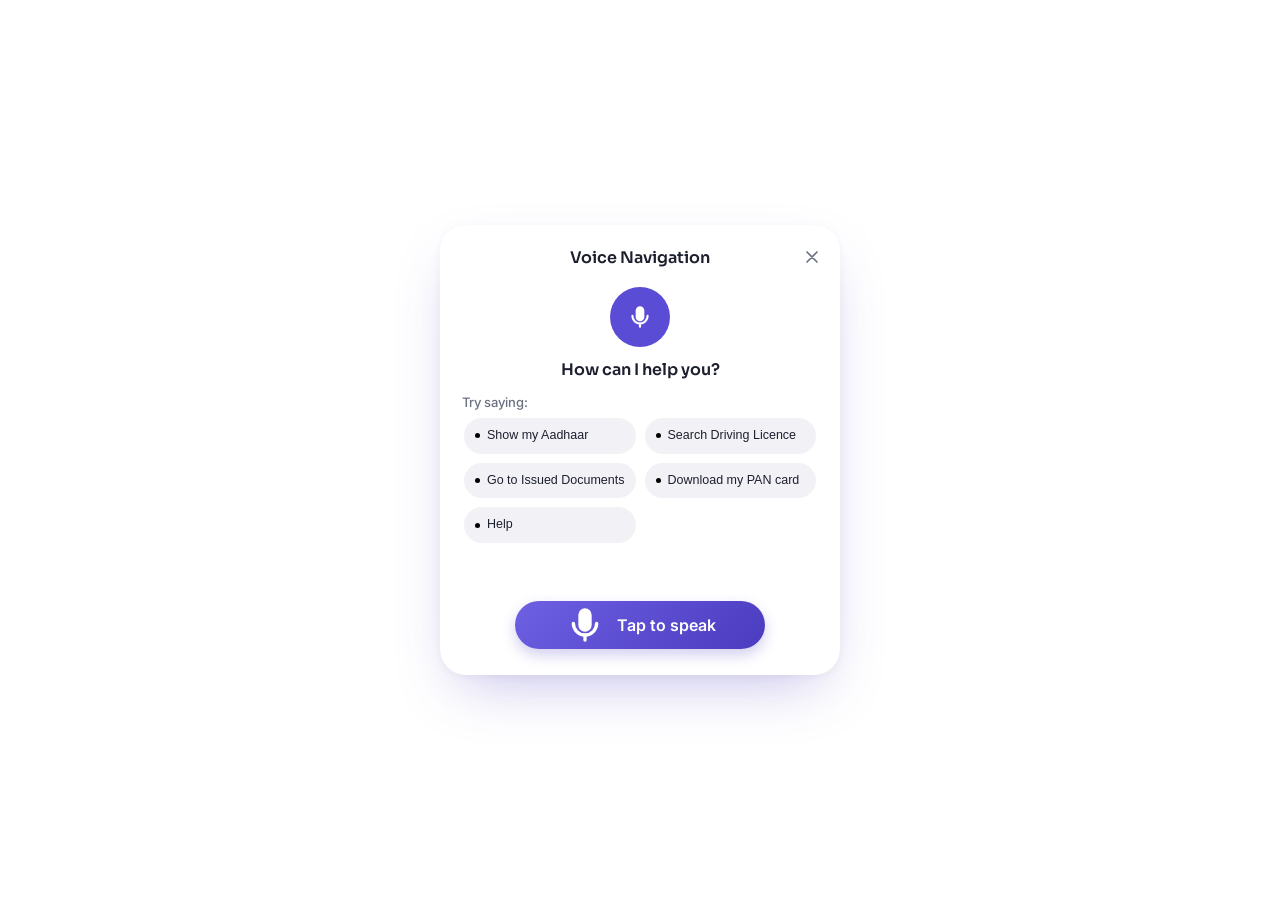
<file: voice-ui/index.html>
<!DOCTYPE html>
<html lang="en">
<head>
<meta charset="UTF-8">
<meta name="viewport" content="width=device-width, initial-scale=1.0">
<title>Voice Navigation</title>
<link rel="preconnect" href="https://fonts.googleapis.com">
<link rel="preconnect" href="https://fonts.gstatic.com" crossorigin>
<link href="https://fonts.googleapis.com/css2?family=Sora:wght@500;600;700&family=Inter:wght@400;500;600&display=swap" rel="stylesheet">
<link rel="stylesheet" href="style.css">
</head>
<body class="flex items-center justify-center py-40px min-h-100vh">
<div class="stage">
  <div class="card relative w-full bg-white rounded-26px shadow-lg min-h-392px" id="card">

    <!-- IDLE -->
<div class="panel flex-col items-center text-center" id="panel-idle">
  <div class="card-header w-full flex items-center justify-center mb-16px">
    <span class="card-title font-600-19px">Voice Navigation</span>
    <button class="close-btn border-0 bg-transparent cursor-pointer p-0" aria-label="Close" id="closeBtn">
      <svg viewBox="0 0 24 24" fill="black" stroke="currentColor" stroke-width="2" stroke-linecap="round" stroke-linejoin="round" class="w-20px h-20px text-ink-500">
        <path d="M18 6 6 18M6 6l12 12"/>
      </svg>
    </button>
  </div>
  <div class="flex-center rounded-full bg-purple-600 w-72px h-72px mb-16px" aria-hidden="true">
    <svg viewBox="0 0 24 24" fill="none" stroke="white" stroke-width="2" stroke-linecap="round" stroke-linejoin="round" class="mic-icon">
      <path d="M12 15a3 3 0 0 0 3-3V6a3 3 0 0 0-6 0v6a3 3 0 0 0 3 3Z"/>
      <path d="M19 11a7 7 0 0 1-14 0"/><path d="M12 18v3"/>
    </svg>
  </div>

  <h2 class="heading font-600-16px m-0-0-18px">How can I help you?</h2>

  <span class="try-label font-13px font-weight-500 text-ink-500 mb-10px">Try saying:</span>
  <div class="chip-grid w-full grid grid-cols-2 gap-9px mb-20px" id="chipGrid">
    <button class="chip flex items-center gap-7px p-11px border-0 rounded-full-lg font-12-5px font-weight-500 text-ink-900 text-left cursor-pointer transition-all line-height-1-25" data-command="Show my Aadhaar">
     <svg width="8" height="8" viewBox="0 0 8 8"><circle cx="4" cy="4" r="4" fill="black"/></svg>Show my Aadhaar</button>
    <button class="chip flex items-center gap-7px p-11px border-0 rounded-full-lg font-12-5px font-weight-500 text-ink-900 text-left cursor-pointer transition-all line-height-1-25" data-command="Search Driving Licence">
      <svg width="8" height="8" viewBox="0 0 8 8"><circle cx="4" cy="4" r="4" fill="black"/></svg>Search Driving Licence </button>
    <button class="chip flex items-center gap-7px p-11px border-0 rounded-full-lg font-12-5px font-weight-500 text-ink-900 text-left cursor-pointer transition-all line-height-1-25" data-command="Go to Issued Documents">
      <svg width="8" height="8" viewBox="0 0 8 8"><circle cx="4" cy="4" r="4" fill="black"/></svg>Go to Issued Documents </button>
    <button class="chip flex items-center gap-7px p-11px border-0 rounded-full-lg font-12-5px font-weight-500 text-ink-900 text-left cursor-pointer transition-all line-height-1-25" data-command="Download my PAN card">
      <svg width="8" height="8" viewBox="0 0 8 8"><circle cx="4" cy="4" r="4" fill="black"/></svg>Download my PAN card </button>
    <button class="chip flex items-center gap-7px p-11px border-0 rounded-full-lg font-12-5px font-weight-500 text-ink-900 text-left cursor-pointer transition-all line-height-1-25" data-command="Help">
      <svg width="8" height="8" viewBox="0 0 8 8"><circle cx="4" cy="4" r="4" fill="black"/></svg>Help</button>
  </div>
  <button class="speak-btn" id="micAvatar" type="button">
    <svg viewBox="0 0 24 24" fill="none" stroke="white" stroke-width="2" stroke-linecap="round" stroke-linejoin="round" class="mic-icon">
      <path d="M12 15a3 3 0 0 0 3-3V6a3 3 0 0 0-6 0v6a3 3 0 0 0 3 3Z" fill="white"/>
      <path d="M19 11a7 7 0 0 1-14 0"/><path d="M12 18v3"/>
    </svg>
    <span>Tap to speak</span>
  </button>
</div>
    <!-- LISTENING -->
    <div class="panel" id="panel-listening" hidden>
      <div class="card-header"><span class="card-title">Voice Navigation</span>
        <button class="close-btn border-0 bg-transparent cursor-pointer p-0" aria-label="Close" id="closeBtn2"><svg viewBox="0 0 24 24" fill="black" stroke="currentColor" stroke-width="2" stroke-linecap="round" stroke-linejoin="round" class="w-20px h-20px text-ink-500"><path d="M18 6 6 18M6 6l12 12"/></svg></button>
      </div>
      <div class="sonar relative flex items-center justify-center" id="sonar">
        <div class="sonar-ring absolute rounded-full bg-purple-400 inset-0 r1"></div>
        <div class="sonar-ring absolute rounded-full bg-purple-400 inset-0 r2"></div>
        <div class="sonar-ring absolute rounded-full bg-purple-400 inset-0 r3"></div>
        <div class="mic-core relative rounded-full bg-gradient-purple flex-center shadow-avatar">
          <svg viewBox="0 0 24 24" class="mic-icon" fill="none" stroke="white" stroke-width="2" stroke-linecap="round" stroke-linejoin="round"><path d="M12 15a3 3 0 0 0 3-3V6a3 3 0 0 0-6 0v6a3 3 0 0 0 3 3Z" fill="white"/><path d="M19 11a7 7 0 0 1-14 0M12 18v3"/></svg>
        </div>
      </div>
      <h2 class="heading">Listening...</h2>
      <p class="sub-text" id="listeningSub">Please say a command</p>
      <button class="cancel-btn flex items-center gap-7px rounded-full-lg border-1-5px cursor-pointer transition-btn" id="cancelBtn">
        <svg viewBox="0 0 24 24" fill="black" stroke="currentColor" stroke-width="2" stroke-linecap="round" class="w-14px h-14px" ><path d="M18 6 6 18M6 6l12 12"/></svg>Cancel
      </button>
    </div>

    <!-- YOU SAID -->
    <div class="panel" id="panel-verification" hidden>
      <div class="card-header"><span class="card-title">Voice Navigation</span>
        <button class="close-btn border-0 bg-transparent cursor-pointer p-0" aria-label="Close" id="closeBtn3"><svg viewBox="0 0 24 24" fill="black" stroke="currentColor" stroke-width="2" stroke-linecap="round" stroke-linejoin="round" class="w-20px h-20px text-ink-500"><path d="M18 6 6 18M6 6l12 12"/></svg></button>
      </div>
      <span class="verify-label">You said:</span>
      <p class="verify-text" id="verifyText">Show my Aadhaar</p>
      <div class="waveform" aria-hidden="true"></div>
      <div class="verify-actions flex items-center">
        <button class="verify-btn verify-retry flex items-center justify-center gap-6px border-1-5px cursor-pointer" id="retryBtn">
          <svg viewBox="0 0 24 24" fill="none" stroke="currentColor" stroke-width="2" stroke-linecap="round" stroke-linejoin="round" class="w-14px h-14px"><polyline points="1 4 1 10 7 10"/><path d="M3.51 15a9 9 0 1 0 2.13-9.36L1 10"/></svg>Try Again
        </button>
        <button class="verify-btn verify-continue flex items-center justify-center gap-6px border-0 text-white cursor-pointer" id="continueBtn">
          <svg viewBox="0 0 24 24" fill="none" stroke="currentColor" stroke-width="2" stroke-linecap="round" stroke-linejoin="round" class="w-14px h-14px"><circle cx="12" cy="12" r="10"/><polyline points="12 16 16 12 12 8"/><line x1="8" y1="12" x2="16" y2="12"/></svg>Continue
        </button>
      </div>
    </div>

    <!-- RESULT -->
    <div class="panel" id="panel-result" hidden>
      <div>
        <button class="close-btn border-0 bg-transparent cursor-pointer p-0" aria-label="Close" id="closeBtn4">
          <svg viewBox="0 0 24 24" fill="black" stroke="currentColor" stroke-width="2" stroke-linecap="round" stroke-linejoin="round" class="w-20px h-20px text-ink-500">
            <path d="M18 6 6 18M6 6l12 12"/></svg></button>
      </div>
      <div class="result-icon-wrapper flex items-center justify-center rounded-full">
        <svg viewBox="0 0 24 24" fill="none" stroke="currentColor" stroke-width="1.5" stroke-linecap="round" stroke-linejoin="round">
          <path d="M11 21H7a2 2 0 0 1-2-2V5a2 2 0 0 1 2-2h7l5 5v3"/><path d="M14 3v5h5"/><path d="M8.5 12h4M8.5 15h2"/>
          <circle class="badge" cx="17" cy="17" r="4.5" fill="#25B172" stroke="none"/>
          <path d="M15.1 17l1.4 1.4 2.5-2.7" stroke="#fff" stroke-width="1.6"/>
        </svg>
      </div>
      <p class="result-command" id="resultCommand">Opening Driving Licence</p>
      <p class="result-sub">Please wait...</p>
      <div class="loader-dots flex items-center justify-center gap-6px">
        <span class="loader-dot animate-bounce" style="animation-delay:0s"></span>
        <span class="loader-dot animate-bounce" style="animation-delay:.2s"></span>
        <span class="loader-dot animate-bounce" style="animation-delay:.4s"></span>
      </div>
    </div>
  </div>
</div>
<script src="audio-capture.js"></script>
<script src="script.js"></script>
</body>
</html>
</file>
<file: voice-ui/style.css>
﻿:root { --purple-700: #4B3CBF; --purple-600: #5B4CD6; --purple-500: #6E60E3; --purple-400: #8A7EEB; --purple-100: #ECE8FC; --purple-050: #F5F3FE; --ink-900: #1C1F2E; --ink-500: #6B7180; --ink-300: #B9BDCB; --line: #E7E5F5; --white: #FFFFFF; --success: #25B172; }
*{ box-sizing: border-box; }
.flex { display: flex; }
.flex-col { display: flex; flex-direction: column; }
.flex-center { display: flex; align-items: center; justify-content: center; }
.grid { display: grid; }
.relative { position: relative; }
.absolute { position: absolute; }
.inset-0 { inset: 0; }
.items-center { align-items: center; }
.justify-center { justify-content: center; }
.gap-6px { gap: 6px; }
.gap-7px { gap: 7px; }
.gap-9px { gap: 9px; }
.gap-12px { gap: 12px; }
.speak-btn { width: 210px; height: 52px; display: flex; align-items: center; justify-content: center; gap: 12px; border: none; border-radius: 999px;
 background: linear-gradient( 135deg, #6E60E3, #4B3CBF);color: white;font-family: 'Inter', sans-serif;font-size: 16px;font-weight: 600;cursor: pointer; box-shadow: 0 6px 14px rgba(75, 60, 191, 0.25);
transition: transform 0.15s ease,box-shadow 0.15s ease;}
.mic-icon {width: 40px;height: 40px;flex-shrink: 0;}
.speak-btn:hover {transform: translateY(-1px);box-shadow: 0 8px 18px rgba(75, 60, 191, 0.3);}
.speak-btn:active {transform: scale(0.97);}
.grid-cols-2 { grid-template-columns: 1fr 1fr; }
.w-72px { width: 72px; }
.w-14px { width: 14px; }
.w-20px { width: 20px; }
.w-30px { width: 30px; }
.h-20px { height: 20px; }
.h-72px { height: 72px; }
.h-100vh { height: 100vh; }
.min-h-392px { min-height: 392px; }
.min-h-100vh { min-height: 100vh; }
.p-0 { padding: 0; }
.p-11px { padding: 10px 11px; }
.py-40px { padding-top: 40px; padding-bottom: 40px; }
.m-0 { margin: 0; }
.m-0-0-18px { margin: 0 0 18px; }
.mb-10px { margin-bottom: 10px; }
.mb-16px { margin-bottom: 16px; }
.mb-20px { margin-bottom: 20px; }
.mL-auto { margin-left: auto; }
.rounded-26px { border-radius: 26px; }
.rounded-full { border-radius: 50%; }
.rounded-full-lg { border-radius: 999px; }
.border-0 { border: none; }
.border-1-5px { border: 1.5px solid var(--line); }
.text-white { color: var(--white); }
.text-ink-900 { color: var(--ink-900); }
.text-ink-500 { color: var(--ink-500); }
.text-purple-600 { color: var(--purple-600); }
.bg-purple-400 { background: var(--purple-400); }
.bg-purple-600 { background: var(--purple-600); color: var(--purple-600);}
.bg-gradient-purple { background: linear-gradient(160deg, var(--purple-500), var(--purple-700)); }
.bg-transparent { background: transparent; }
.font-12-5px { font-size: 12.5px; }
.font-13px { font-size: 13px; }
.font-weight-500 { font-weight: 500; }
.font-weight-600 { font-weight: 600; }
.font-600-19px { font: 600 19px 'Sora', sans-serif; }
.font-600-16px { font: 600 16px 'Sora', sans-serif; }
.text-left { text-align: left; }
.text-center { text-align: center; }
.line-height-1-25 { line-height: 1.25; }
.shadow-lg { box-shadow: 0 24px 60px -20px rgba(75, 60, 191, .35), 0 2px 8px rgba(28, 31, 46, .04); }
.shadow-avatar { box-shadow: 0 14px 30px -10px rgba(75, 60, 191, .7); }
.cursor-pointer { cursor: pointer; }
.try-label { display: block; width: 100%; text-align: left; }
.transition-all { transition: background .15s ease, border-color .15s ease, transform .1s ease; }
.transition-btn { transition: border-color .15s ease, background .15s ease; }
.animate-bounce { animation: 0.6s ease-in-out infinite; }
.shrink-0 { flex-shrink: 0; }
body { margin: 0; display: flex; align-items: center; justify-content: center; font-family: 'Inter', system-ui, sans-serif; }
.panel { animation: panel-in .32s cubic-bezier(.2, .7, .3, 1);}
.panel[hidden] {  opacity: 0; visibility: hidden; pointer-events: none; display: none; animation: none;}
.panel:not([hidden]) {opacity: 1;visibility: visible;pointer-events: auto;}
@keyframes panel-in {
  from { opacity: 0; transform: translateY(6px) scale(.98); }
  to { opacity: 1; transform: translateY(0) scale(1); }}
.sonar-ring { animation: sonar-pulse 2.8s ease-out infinite; z-index: 1; opacity: 0; }
.sonar-ring.r2 { animation-delay: .7s; }
.sonar-ring.r3 { animation-delay: 1.4s; }
@keyframes sonar-pulse {
  0% { transform: scale(.42); opacity: .45; }
  100% { transform: scale(1); opacity: 0; }}
.wave-bar { 
  animation: wave-scale 0.6s ease-in-out infinite;
  animation-delay: var(--delay, 0s);
  transform-origin: bottom;
  will-change: transform, opacity;}
@keyframes bounce {
  0%, 100% { transform: translateY(0); }
  50% { transform: translateY(-10px); }}
@keyframes wave-scale {
  0%, 100% { transform: scaleY(0.3); opacity: 0.5; }
  50% { transform: scaleY(1); opacity: 1; }}
.card { padding: 22px 22px 26px; overflow: hidden; position: relative; }
.card-header { z-index: 1; }
.close-btn {  position: absolute; top: 18px; right: 18px; width: 24px; height: 24px; display: flex;align-items: center;justify-content: flex-end; margin: 0;padding: 0; border: none;background: transparent;cursor: pointer; z-index: 10;border-radius: 6px;transition:0.15s ease, color 0.15s ease;}
.close-btn:hover {  background-color: var(--purple-050); color: var(--ink-900);}
.close-btn:focus-visible { outline: 2px solid var(--purple-500); outline-offset: 2px;}
.verify-label { display: block; letter-spacing: 0.06em; }
.verify-text { word-break: break-word; max-width: 100%; }
.waveform { align-items: flex-end; }
.waveform .wave-bar { animation: wave-scale 0.8s ease-in-out ; animation-delay: var(--delay, 1s); transform-origin: bottom; }
.verify-actions { flex-wrap: nowrap; }
.verify-btn { font-size: 13.5px; font-weight: 600; transition: all 0.15s ease; }
.verify-retry { border: 1.5px solid var(--line); }
.verify-retry:hover { border-color: var(--ink-300); background: var(--purple-050); }
.verify-retry:focus-visible { outline: 2px solid var(--purple-500); outline-offset: 2px; }
.verify-continue:hover { background: linear-gradient(160deg, #7B6AE8, #5B2BA8); }
.verify-continue:focus-visible { outline: 2px solid var(--purple-700); outline-offset: 3px; }
.result-icon-wrapper { width: 160px; height: 160px; margin: 0 0 22px; background: #DDF4E8; color: var(--ink-900); box-shadow: inset 0 0 0 1px rgba(37, 177, 114, 0.15); animation: result-fade-in 0.5s ease-out; }
.result-command { line-height: 1.4; }
.loader-dots { height: 16px; }
.loader-dot { opacity: 0.6; }
@keyframes result-fade-in {
  from { opacity: 0; transform: scale(0.8); }
  to { opacity: 1; transform: scale(1); }}
.chip:hover { background: var(--purple-100); border-color: var(--purple-400); }
.chip:active { transform: scale(.97); }
.chip:focus-visible { outline: 2px solid var(--purple-500); outline-offset: 2px; }
.cancel-btn:hover { border-color: var(--ink-300); background: var(--purple-050); }
.cancel-btn:focus-visible { outline: 2px solid var(--purple-500); outline-offset: 2px; }
@media (prefers-reduced-motion: reduce) {
  .sonar-ring, .panel { animation: none !important; }}
.chip { background: #F2F2F6; }
.chip svg { width: 5px; height: 5px; flex-shrink: 0; color: var(--ink-900); }
.speak-btn { width: 100%; max-width: 250px; }
#panel-idle .speak-btn { margin-top: auto; }
.stage { width: 400px; max-width: calc(100vw - 32px); }
.card  { width: 100%; height: 450px; display: flex; flex-direction: column; padding: 22px 22px 26px; }
.panel { flex: 1; width: 100%; display: flex; flex-direction: column; align-items: center; text-align: center; padding-top: 44px; }
.card-header { position: absolute; top: 20px; left: 0; right: 0; height: 24px; margin: 0; display: flex; align-items: center; justify-content: center; }
.card-title  { font: 600 16px 'Sora', sans-serif; color: var(--ink-900); }
.card-header .close-btn { top: 0; right: 18px; }
.bg-white { background: #fff; }
.heading  { margin-top: 0; font: 600 18px 'Sora', sans-serif; color: var(--ink-900); }
#panel-idle .heading { font-size: 16px; }
.sonar { width: 170px; height: 170px; margin: 4px 0 14px; }
.sonar::before, .sonar::after { content: ""; position: absolute; border-radius: 50%; z-index: 0; }
.sonar::before { inset: 0;    background: rgba(138,126,235,.14); }
.sonar::after  { inset: 24px; background: rgba(138,126,235,.22); }
.sonar .mic-core { width: 84px; height: 84px; z-index: 2; }
.sub-text   { margin: 4px 0 0; font-size: 14px; color: var(--ink-500); }
.cancel-btn { margin-top: auto; height: 42px; padding: 0 28px; background: #fff; font: 600 14px 'Inter', sans-serif; color: var(--ink-900); }
.verify-label { margin: 26px 0 10px; font: 600 15px 'Inter', sans-serif; color: var(--ink-900); text-transform: none; letter-spacing: 0; }
.verify-text  { margin: 0; padding: 0 8px; font: 600 18px 'Sora', sans-serif; color: var(--purple-600); }
.verify-text::before { content: "\201C"; }
.verify-text::after  { content: "\201D"; }
.waveform { display: flex; align-items: center; justify-content: center; gap: 3px; height: 64px; margin: auto 0; }
.waveform .wave-bar { width: 3px; border-radius: 2px; background: var(--purple-500); transform-origin: center; }
.verify-actions  { margin: 0; width: 100%; gap: 12px; }
.verify-btn      { flex: 1; height: 46px; padding: 0; border-radius: 10px; font: 600 14px 'Inter', sans-serif; }
.verify-retry    { background: #fff; color: var(--ink-900); }
.verify-continue { background: linear-gradient(160deg, var(--purple-500), var(--purple-700)); }
.result-command { margin: 0 0 12px; font: 600 22px/1.3 'Sora', sans-serif; color: var(--ink-900); white-space: pre-line; }
.result-sub     { margin: 0 0 16px; font-size: 14px; color: var(--ink-500); }
.loader-dot     { width: 8px; height: 8px; border-radius: 50%; background: var(--purple-400); opacity: 1; }
.loader-dot:first-child { background: var(--purple-600); }
#panel-result.is-error .result-icon-wrapper { background: #FDECEC; box-shadow: none; }
#panel-result.is-error .badge { fill: #E5484D; }
#panel-result.is-error .result-sub,
#panel-result.is-error .loader-dots { display: none; }
.panel { padding-top: 40px; }
#panel-idle > .rounded-full { width: 60px; height: 60px; margin-bottom: 12px; }
#panel-idle > .rounded-full svg { width: 26px; height: 26px; }
#panel-idle > .rounded-full svg path:first-child { fill: #fff; }
#panel-idle .heading { margin: 0 0 14px; }
#panel-idle .try-label { margin-bottom: 8px; }
#panel-idle .chip-grid { margin-bottom: 14px; }
#panel-idle .speak-btn { height: 48px; }
.verify-label { margin-top: 18px; }
.loader-dot { animation: dot-fade 1.2s ease-in-out infinite; }
@keyframes dot-fade {
  0%, 100% { opacity: .25; transform: scale(.75); }
  50%      { opacity: 1;   transform: scale(1); }
}

.result-icon-wrapper svg { width: 65px; height: 65px; }
.result-command { margin: 0 0 30px; font: 700 20px/1.75 'Inter', sans-serif; color: var(--ink-900); white-space: pre-line; }
.result-sub     { margin: 0 0 30px; font: 500 14px 'Inter', sans-serif; color: var(--ink-900); }
</file>
